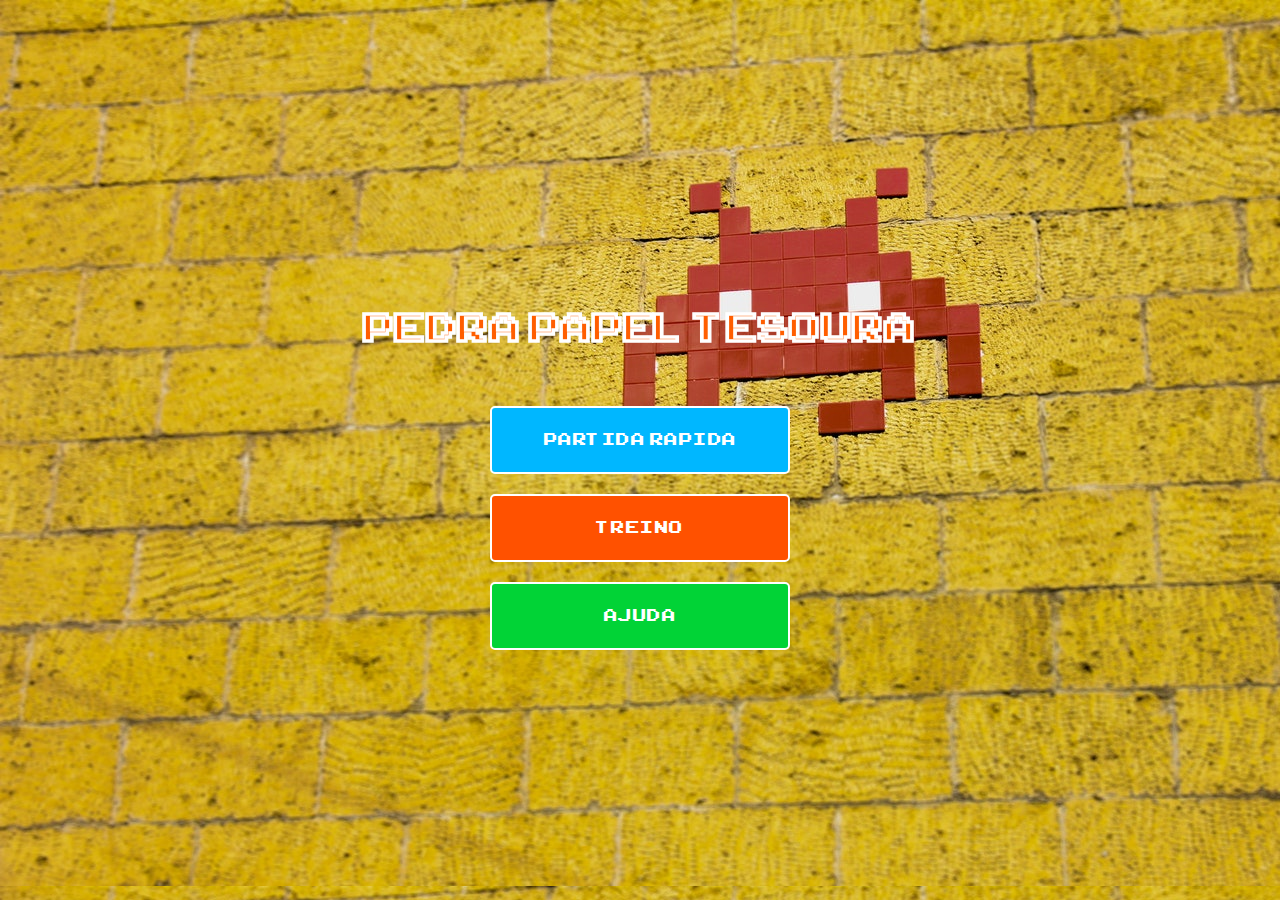
<file: index.html>
<!DOCTYPE html>
<html lang="pt-br">
<head>
    <meta charset="UTF-8">
    <meta name="viewport" content="width=device-width, initial-scale=1.0">
    <link rel="stylesheet" href="STYLE/index.css">
    <title>Jogo Pedra Papel Tesoura</title>
</head>
<body>
    <header><h1>Pedra Papel Tesoura</h1></header>
    <section class='menu'>
        <button id="partidaRapida" class="menuButtons">Partida Rapida</button>
        <button id="treino" class="menuButtons">Treino</button>
        <button id="ajuda" class="menuButtons">Ajuda</button>
    </section>
    <script src="JS/index.js"></script>
</body>
</html>
</file>
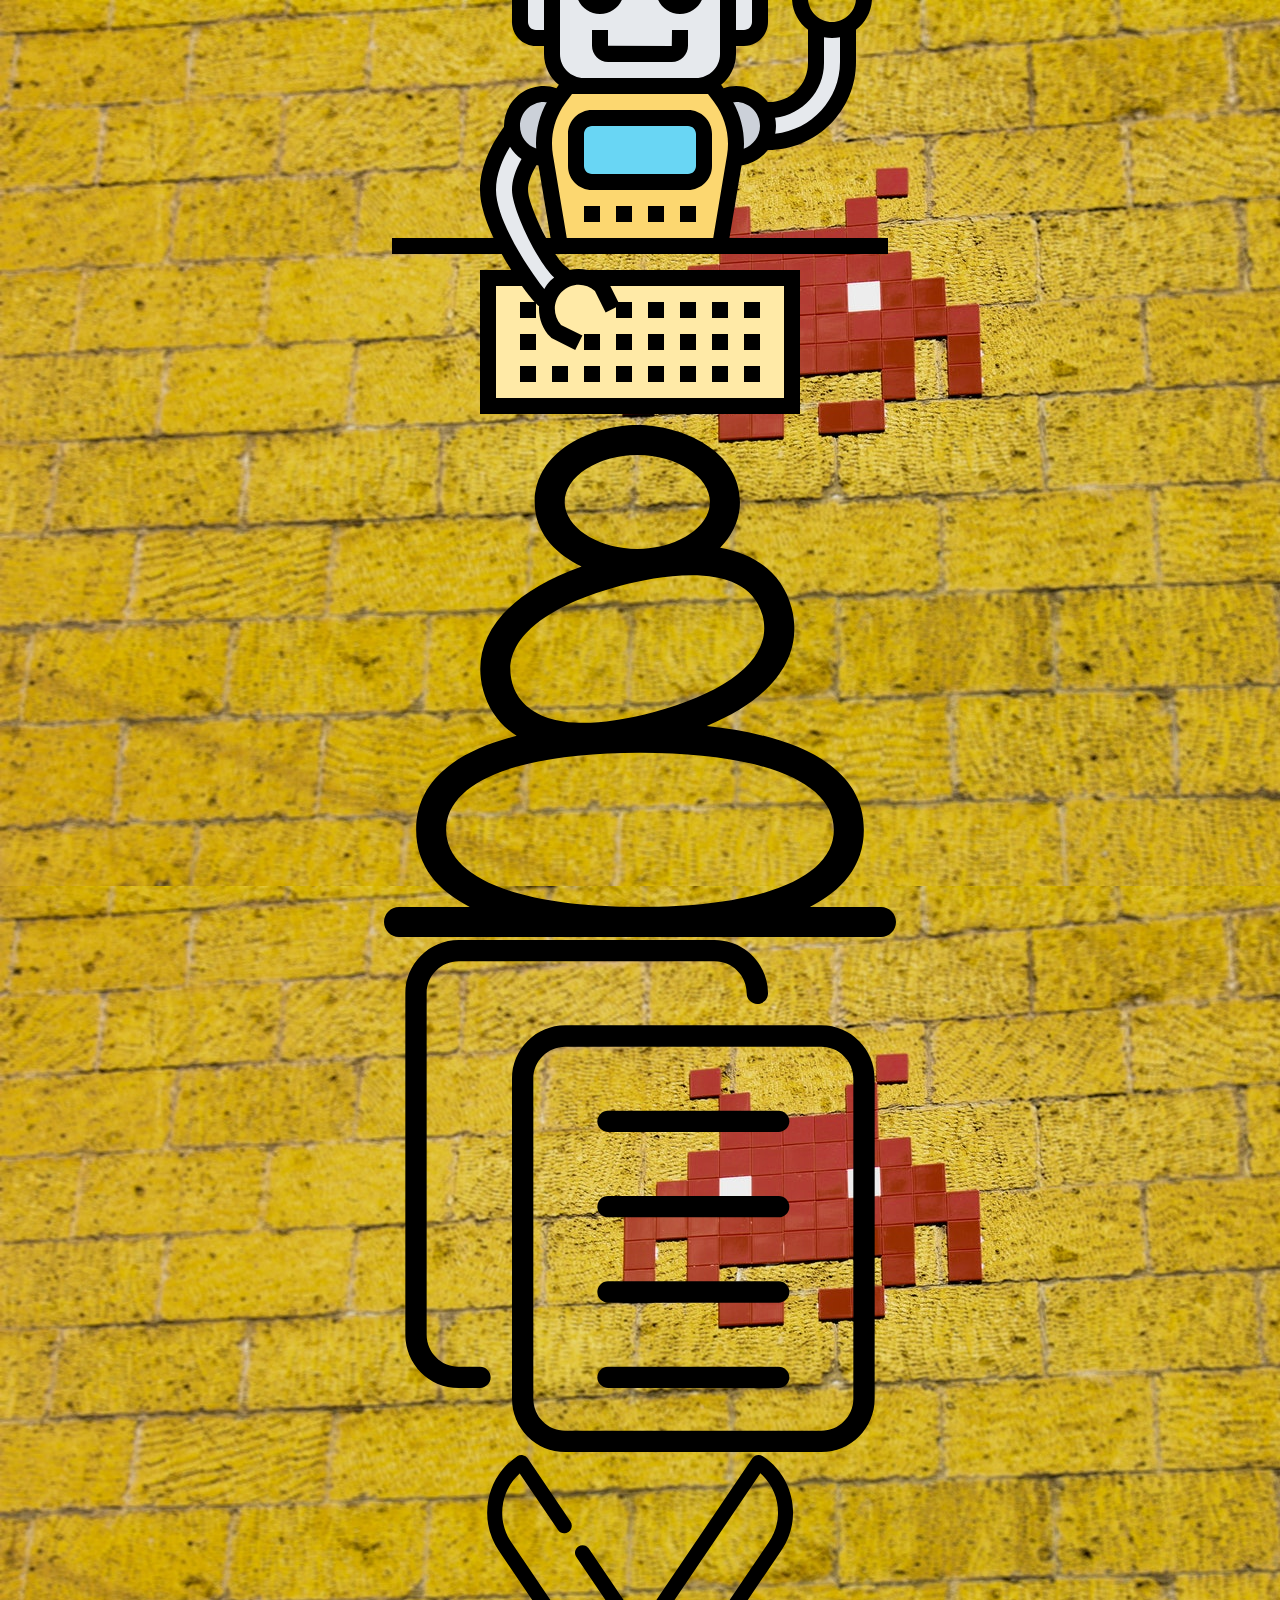
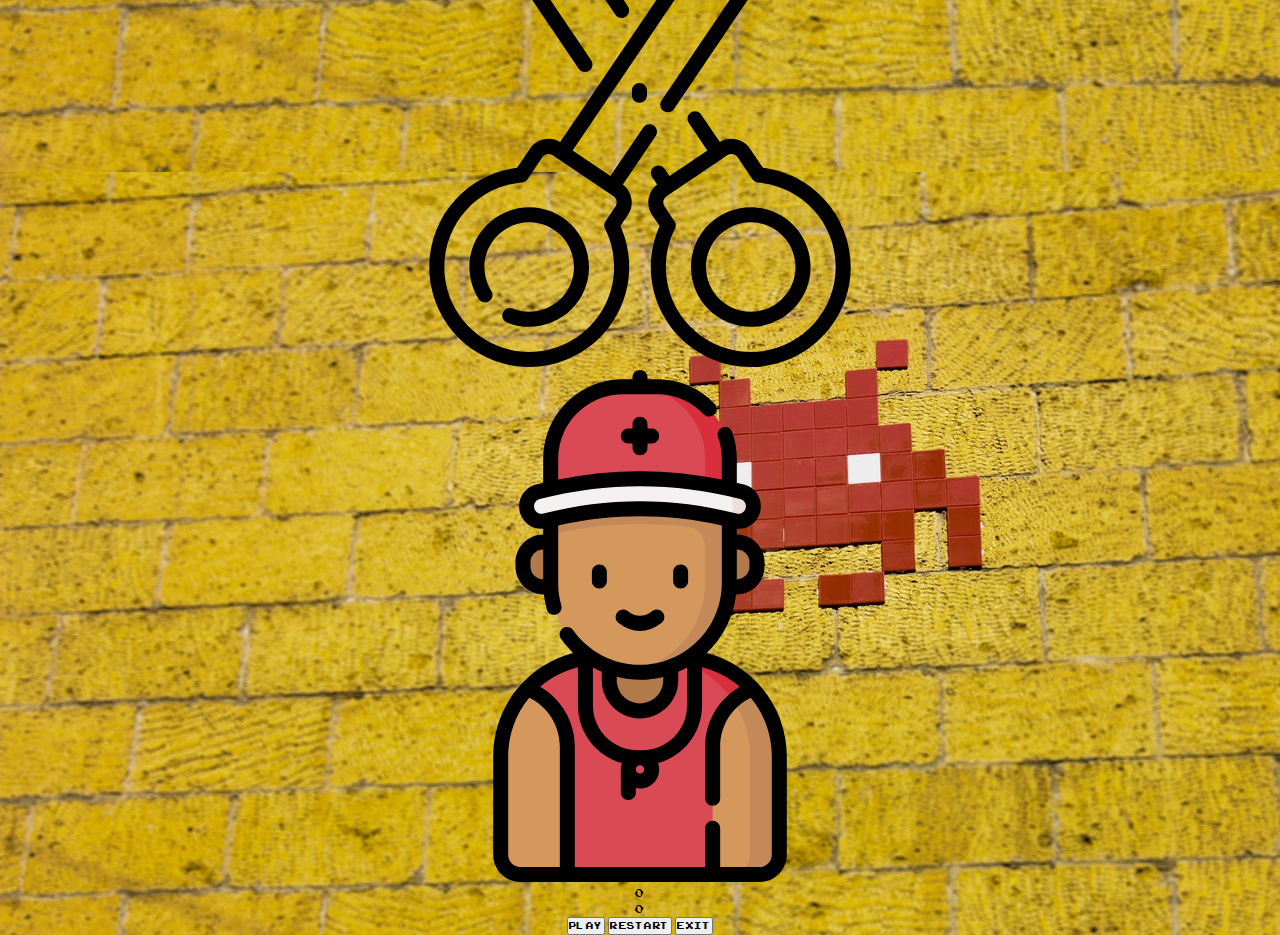
<file: HTML/index.html>
<!DOCTYPE html>
<html lang="pt-br">

<head>
    <meta charset="UTF-8">
    <meta name="viewport" content="width=device-width, initial-scale=1.0">
    <link rel="stylesheet" href="../STYLE/index.css">
    <title>Stone Paper Scissor</title>
</head>

<body>
    <div id="robot" class="optionsToPlay">
        <div class="stone">
            <img src="../IMG/spa.svg" alt="StoneItem">
        </div>
        <div class="paper">
            <img src="../IMG/portable-document-format.svg" alt="PaperItem">
        </div>
        <div class="scissor">
            <img src="../IMG/scissors.svg" alt="ScissorItem">
        </div>
        <img src="../IMG/robot.svg" class="imgPlayer" alt="">
    </div>
    <div id="mainPainelGame">
    </div>
    <div id="user" class="optionsToPlay">
        <div class="stone">
            <img src="../IMG/spa.svg" alt="StoneItem">
        </div>
        <div class="paper">
            <img src="../IMG/portable-document-format.svg" alt="PaperItem">
        </div>
        <div class="scissor">
            <img src="../IMG/scissors.svg" alt="ScissorItem">
        </div>
        <img src="../IMG/people.svg" class="imgPlayer" alt="">
    </div>
    <div class="points">
        <div id="robotPoints">
            <p>0</p>
        </div>
        <div id="userPoints">
            <p>0</p>
        </div>
    </div>
    <div id="menu">
        <button id="play">Play</button>
        <button id="restart">Restart</button>
        <button id="exit">Exit</button>
    </div>
    <!--
        Stone
        <div>Icons made by <a href="http://www.freepik.com/" title="Freepik">Freepik</a> from <a href="https://www.flaticon.com/" title="Flaticon">www.flaticon.com</a></div>

        Paper
        <div>Icons made by <a href="https://www.flaticon.com/authors/pixel-perfect" title="Pixel perfect">Pixel perfect</a> from <a href="https://www.flaticon.com/" title="Flaticon">www.flaticon.com</a></div>

        Scissor
        <div>Icons made by <a href="http://www.freepik.com/" title="Freepik">Freepik</a> from <a href="https://www.flaticon.com/" title="Flaticon">www.flaticon.com</a></div>
    -->
    <script src="../JS/index.js"></script>
</body>

</html>
</file>
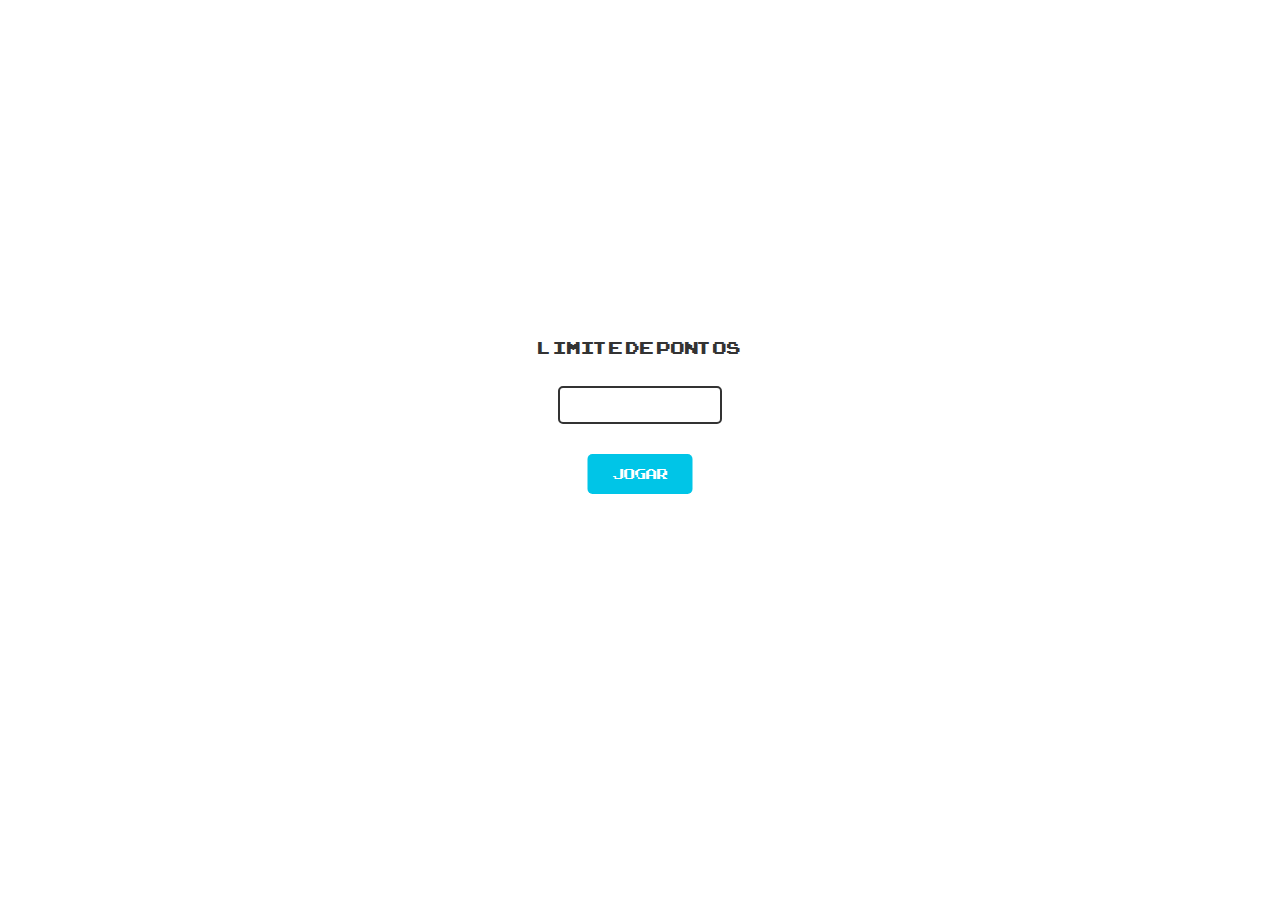
<file: HTML/formPartidaRapida.html>
<!DOCTYPE html>
<html lang="pt-br">

<head>
    <meta charset="UTF-8">
    <meta name="viewport" content="width=device-width, initial-scale=1.0">
    <link rel="stylesheet" href="../STYLE/formPartidaRapida.css">
    <title>Partida Rápida</title>
</head>

<body>
    <form action="partidaRapida.html" method="GET" autocomplete="off">
        <label>Limite de Pontos</label>
        <input type="text" name="quantPartidas" id="limiteJogadas">
        <button id="submitButton" type="submit">Jogar</button>
    </form>
    <script>
        let caixaDeTexto = document.getElementById('limiteJogadas')
        let submitButton = document.getElementById('submitButton')
        submitButton.disabled = true;

        caixaDeTexto.addEventListener('input', function () {
            let value = this.value

            if (value != false) {
                if (!isNaN(value) && value > 0 && value < 31) {
                    submitButton.style.border = '2px solid #05f86a'
                    submitButton.style.boxShadow = '0 0 5px #05f86a'
                    submitButton.disabled = false;
                } else {
                    submitButton.style.border = '1px solid #f80505'
                    submitButton.style.boxShadow = '0 0 5px #f80505'
                    submitButton.disabled = true;
                }
            } else {
                submitButton.style.border = 'none'
                submitButton.style.boxShadow = 'none'
                submitButton.disabled = false;
            }
        })
    </script>
</body>

</html>
</file>
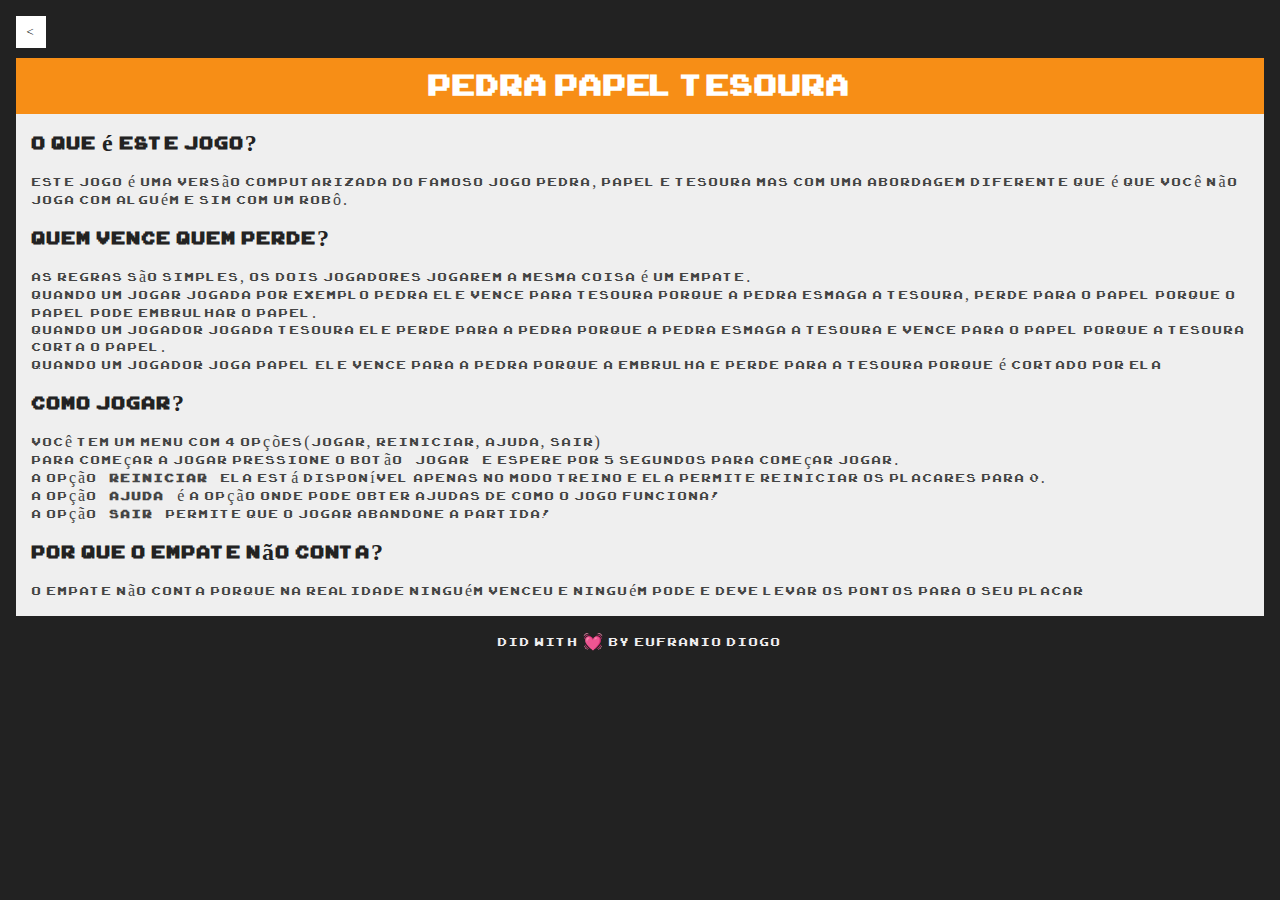
<file: HTML/help.html>
<!DOCTYPE html>
<html lang="pt-br">
<head>
    <meta charset="UTF-8">
    <meta name="viewport" content="width=device-width, initial-scale=1.0">
    <link rel="stylesheet" href="../STYLE/help.css">
    <title>Ajuda - Pedra Papel Tesoura</title>
</head>
<body>
    <button id="goBack">&lt</button>
    <header class="header">
        <h1>Pedra Papel Tesoura</h1>
    </header>
    <section class="content">
        <h2 id="what-is-this-game">O que é este jogo?</h2>
        <p>Este jogo é uma versão computarizada do famoso jogo pedra, papel e tesoura mas com uma abordagem diferente que é que você não joga com alguém e sim com um robô.</p>
        <h2>Quem vence quem perde?</h2>
        <p>As regras são simples, os dois jogadores jogarem a mesma coisa é um empate.<br>Quando um jogar jogada por exemplo pedra ele vence para tesoura porque a pedra esmaga a tesoura, perde para o papel porque o papel pode embrulhar o papel.<br>Quando um jogador jogada tesoura ele perde para a pedra porque a pedra esmaga a tesoura e vence para o papel porque a tesoura corta o papel.<br>Quando um jogador joga papel ele vence para a pedra porque a embrulha e perde para a tesoura porque é cortado por ela</p>
        <h2>Como Jogar?</h2>
        <p>Você tem um menu com 4 opções(jogar, reiniciar, ajuda, sair)<br>Para começar a jogar pressione o botão <stron>jogar</stron> e espere por 5 segundos para começar jogar.<br>A opção <strong>reiniciar</strong> ela está disponível apenas no modo treino e ela permite reiniciar os placares para 0.<br>A opção <strong>Ajuda</strong> é a opção onde pode obter ajudas de como o jogo funciona!<br>A opção <strong>Sair</strong> permite que o jogar abandone a partida!</p>
        <h2>Por que o empate não conta?</h2>
        <p>O empate não conta porque na realidade ninguém venceu e ninguém pode e deve levar os pontos para o seu placar</p>
    </section>
    <footer>
        <p>Did with &#128147 by Eufranio Diogo</p>
    </footer>
    <script>
        let goBack = document.getElementById('goBack')

        goBack.addEventListener('click', () => {
            window.location.assign('../index.html');
        });
    </script>
</body>
</html>
</file>
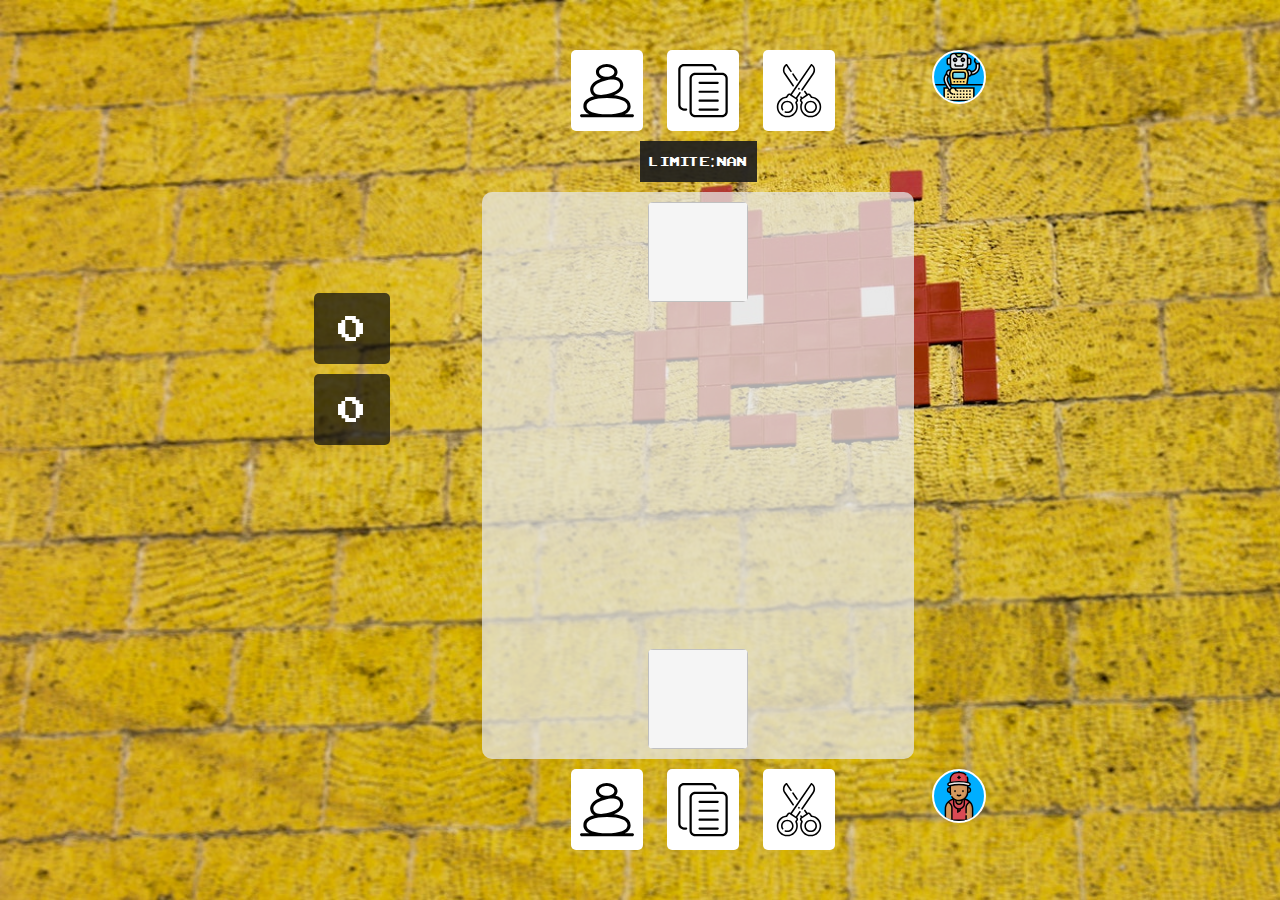
<file: HTML/partidaRapida.html>
<!DOCTYPE html>
<html lang="pt-br">

<head>
    <meta charset="UTF-8">
    <meta name="viewport" content="width=device-width, initial-scale=1.0">
    <style>
        .limiteJogadas {
            position: relative;
            background-color: #1b1b1be8;
            color: #fff;
            padding: 10px;
            font-size: 18px;
            text-align: center;
            margin: 0 0 10px 0;
        }
    </style>
    <link rel="stylesheet" href="../STYLE/treino.css">
    <title>Pedra Papel Tesoura</title>
</head>

<body>
    <div class="main-game-container">
        <div class="points">
            <p id="robotPoints">0</p>
            <p id="userPoints">0</p>
        </div>

        <div class="game-section">
            <div id="robot" class="optionsToPlay">
                <div class="options">
                    <div class="stone">
                        <img src="../assets/IMG/spa.svg" alt="StoneItem">
                    </div>
                    <div class="paper">
                        <img src="../assets/IMG/portable-document-format.svg" alt="PaperItem">
                    </div>
                    <div class="scissor">
                        <img src="../assets/IMG/scissors.svg" alt="ScissorItem">
                    </div>
                </div>

                <img src="../assets/IMG/robot.svg" class="imgPlayer" alt="">
            </div>


            <div class='limiteJogadas'>Limite: 10</div>


            <div id="mainPainelGame">
            </div>


            <div id="user" class="optionsToPlay">
                <div class="options">
                    <div class="stone">
                        <img src="../assets/IMG/spa.svg" alt="StoneItem">
                    </div>
                    <div class="paper">
                        <img src="../assets/IMG/portable-document-format.svg" alt="PaperItem">
                    </div>
                    <div class="scissor">
                        <img src="../assets/IMG/scissors.svg" alt="ScissorItem">
                    </div>
                </div>

                <img src="../assets/IMG/people.svg" class="imgPlayer" alt="">
            </div>
        </div>

    </div>
    <!--
        Stone
        <div>Icons made by <a href="http://www.freepik.com/" title="Freepik">Freepik</a> from <a href="https://www.flaticon.com/" title="Flaticon">www.flaticon.com</a></div>

        Paper
        <div>Icons made by <a href="https://www.flaticon.com/authors/pixel-perfect" title="Pixel perfect">Pixel perfect</a> from <a href="https://www.flaticon.com/" title="Flaticon">www.flaticon.com</a></div>

        Scissor
        <div>Icons made by <a href="http://www.freepik.com/" title="Freepik">Freepik</a> from <a href="https://www.flaticon.com/" title="Flaticon">www.flaticon.com</a></div>
    -->
    <script src="../JS/partidaRapida.js"></script>
</body>

</html>
</file>
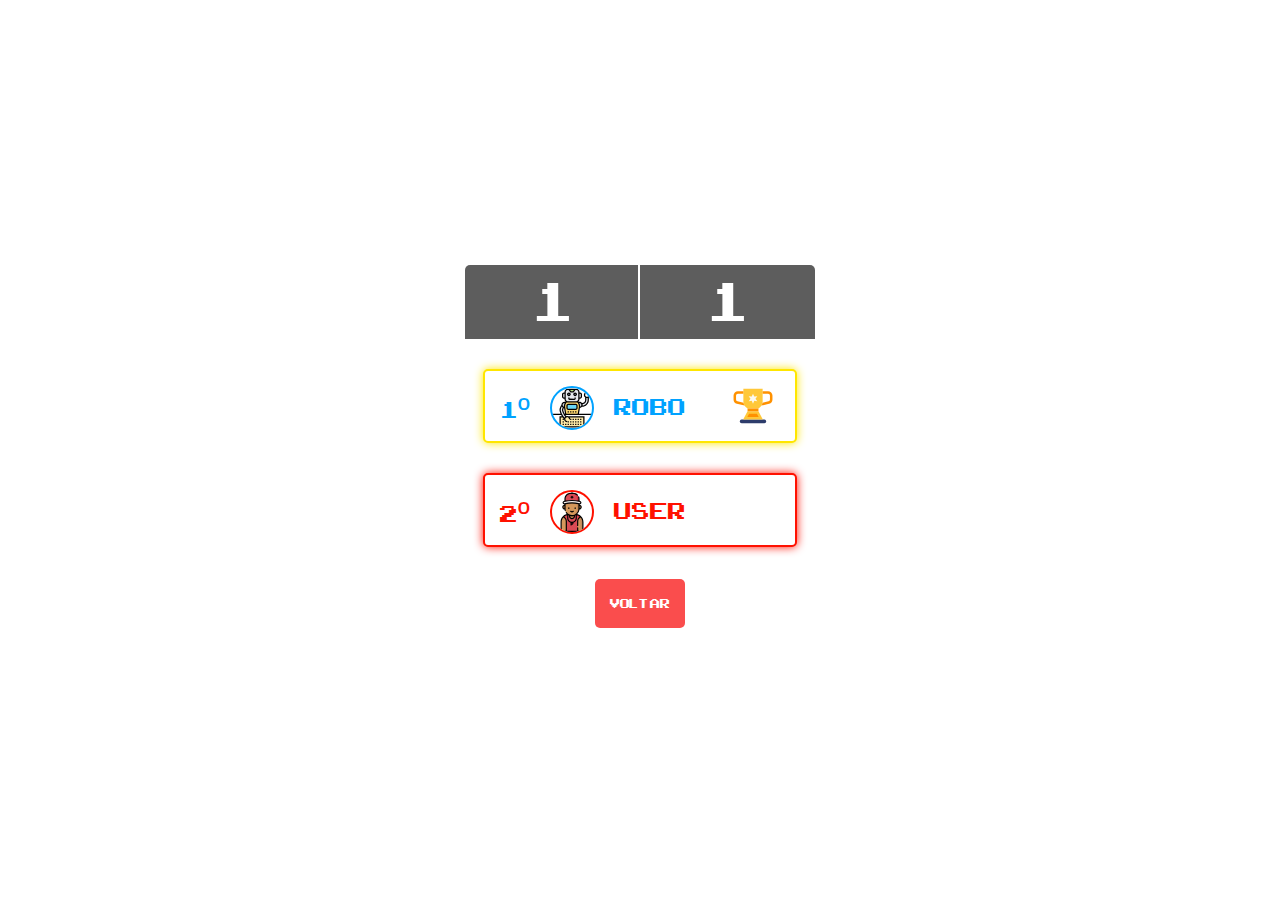
<file: HTML/robotWinner.html>
<!DOCTYPE html>
<html lang="pt-br">

<head>
    <meta charset="UTF-8">
    <meta name="viewport" content="width=device-width, initial-scale=1.0">
    <link rel="stylesheet" href="../STYLE/finalScore.css">
    <style>
            #userScore{
                right: 0;
                border-left: 2px solid #fff;
            }
            /*https://www.youtube.com/watch?v=MevoYr4fsu0*/
    </style>
    <title>Robô Vencedor - Pedra Papel Tesoura</title>
</head>

<body>
    <div class="board">
        <section class="scoreBoard">
            <p id="robotScore">1</p>
            <p id="userScore">1</p>
        </section>
        <div id="winner" class="players">
            <img id="winnerLogo" src="../assets/IMG/trophy.svg" alt="">
            <span>
                <p>1º</p>
            </span>
            <img class="playerImg" src="../assets/IMG/robot.svg" alt="">
            <span>
                <p>Robo</p>
            </span>
        </div>
        <div id="loser" class="players">
            <span>
                <p>2º</p>
            </span>
            <img class="playerImg" src="../assets/IMG/people.svg" alt="">
            <span>
                <p>User</p>
            </span>
        </div>
        <button id="voltar">Voltar</button>
    </div>
    <script>
        window.onload = () => {
            let url = window.location.toString()
            url = url.split('?')[1].split('&')
            document.getElementById('robotScore').textContent = url[0].split('=')[1]

            document.getElementById('userScore').textContent = url[1].split('=')[1]
        }
        document.getElementById('voltar').addEventListener('click', (event) => location.assign('../index.html'))
    </script>
</body>

</html>

<!---->
</file>
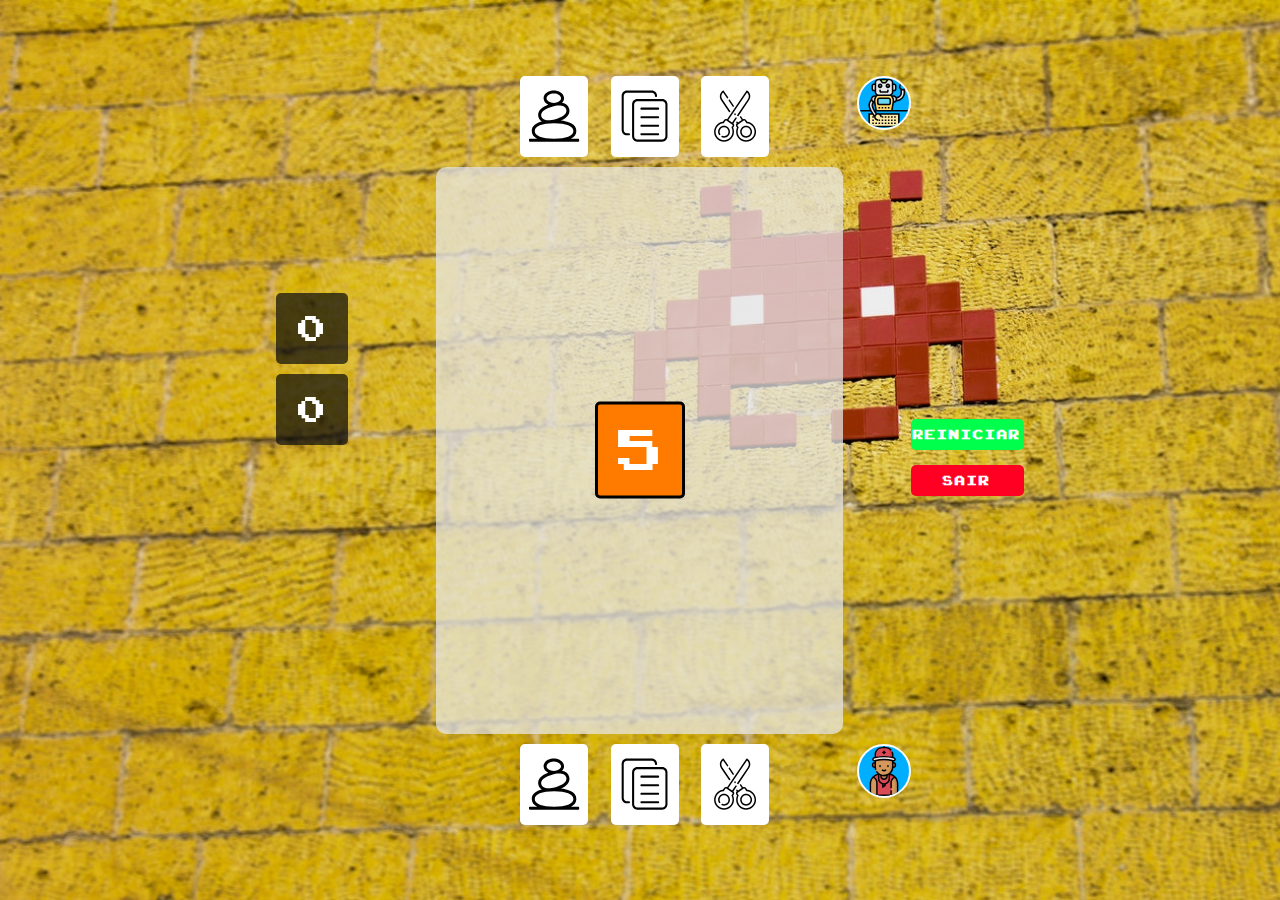
<file: HTML/treino.html>
<!DOCTYPE html>
<html lang="pt-br">

<head>
    <meta charset="UTF-8">
    <meta name="viewport" content="width=device-width, initial-scale=1.0">
    <link rel="stylesheet" href="../STYLE/treino.css">
    <title>Pedra Papel Tesoura</title>
</head>

<body>
    <div class="main-game-container">
        <div class="points">
            <p id="robotPoints">0</p>
            <p id="userPoints">0</p>
        </div>

        <div class="game-section">
            <div id="robot" class="optionsToPlay">
                <div class="options">
                    <div class="stone">
                        <img src="../assets/IMG/spa.svg" alt="StoneItem">
                    </div>
                    <div class="paper">
                        <img src="../assets/IMG/portable-document-format.svg" alt="PaperItem">
                    </div>
                    <div class="scissor">
                        <img src="../assets/IMG/scissors.svg" alt="ScissorItem">
                    </div>
                </div>

                <img src="../assets/IMG/robot.svg" class="imgPlayer" alt="">
            </div>

            <div id="mainPainelGame">
            </div>


            <div id="user" class="optionsToPlay">
                <div class="options">
                    <div class="stone">
                        <img src="../assets/IMG/spa.svg" alt="StoneItem">
                    </div>
                    <div class="paper">
                        <img src="../assets/IMG/portable-document-format.svg" alt="PaperItem">
                    </div>
                    <div class="scissor">
                        <img src="../assets/IMG/scissors.svg" alt="ScissorItem">
                    </div>
                </div>

                <img src="../assets/IMG/people.svg" class="imgPlayer" alt="">
            </div>
        </div>

        <div id="menu">
            <button id="restart">Reiniciar</button>
            <button id="exit">Sair</button>
        </div>
    </div>
    
        
    </div>
    
    <!--
        Stone
        <div>Icons made by <a href="http://www.freepik.com/" title="Freepik">Freepik</a> from <a href="https://www.flaticon.com/" title="Flaticon">www.flaticon.com</a></div>

        Paper
        <div>Icons made by <a href="https://www.flaticon.com/authors/pixel-perfect" title="Pixel perfect">Pixel perfect</a> from <a href="https://www.flaticon.com/" title="Flaticon">www.flaticon.com</a></div>

        Scissor
        <div>Icons made by <a href="http://www.freepik.com/" title="Freepik">Freepik</a> from <a href="https://www.flaticon.com/" title="Flaticon">www.flaticon.com</a></div>
    -->
    <script src="../JS/treino.js"></script>
</body>

</html>
</file>
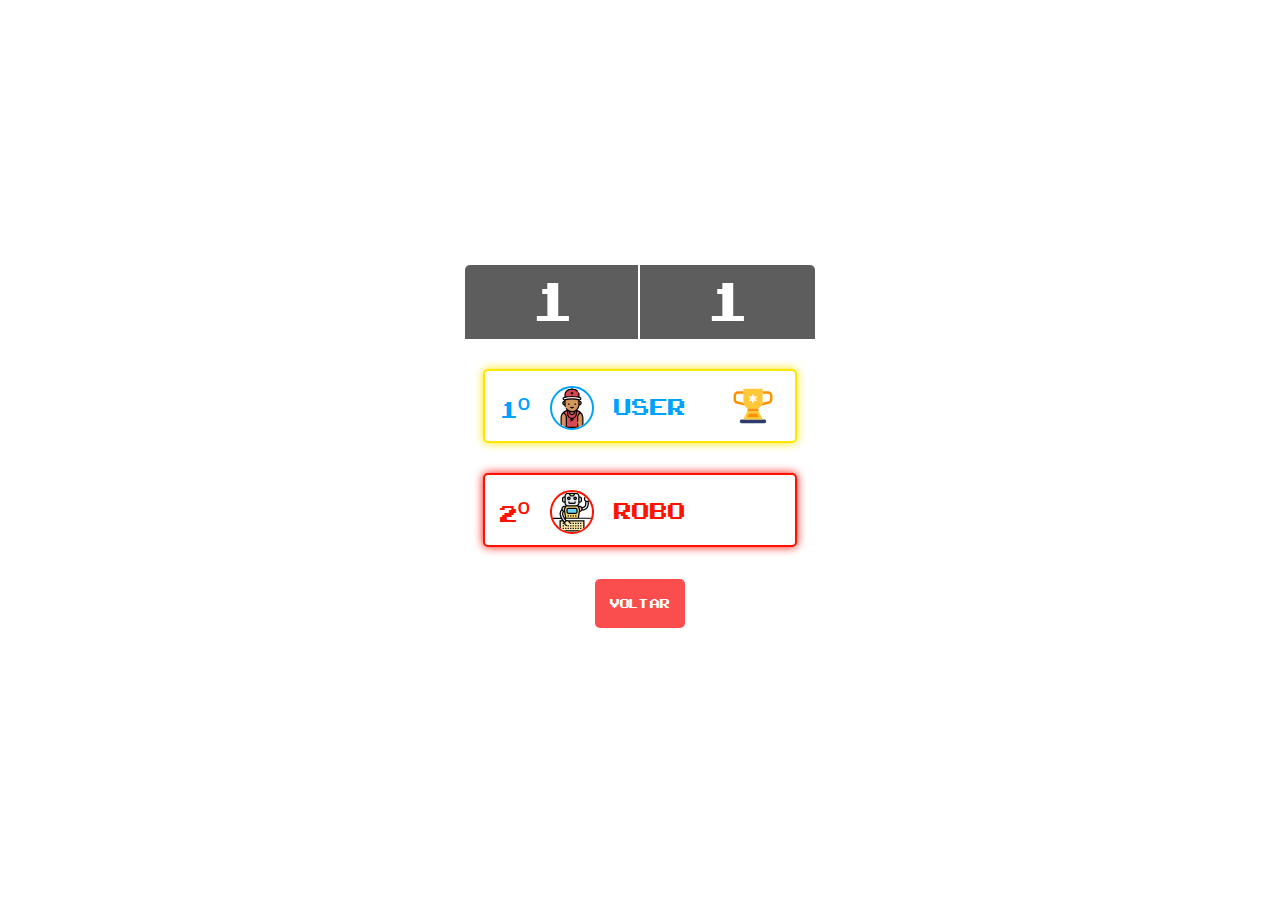
<file: HTML/userWinner.html>
<!DOCTYPE html>
<html lang="pt-br">

<head>
    <meta charset="UTF-8">
    <meta name="viewport" content="width=device-width, initial-scale=1.0">
    <link rel="stylesheet" href="../STYLE/finalScore.css">
    <title>Robô Vencedor - Pedra Papel Tesoura</title>
    <style>
        #robotScore{
            right: 0;
            border-left: 2px solid #fff;
        }
        /*https://www.youtube.com/watch?v=MevoYr4fsu0*/
    </style>
</head>

<body>
    <div class="board">
        <section class="scoreBoard">
            <p id="robotScore">1</p>
            <p id="userScore">1</p>
        </section>
        <div id="winner" class="players">
            <img id="winnerLogo" src="../assets/IMG/trophy.svg" alt="">
            <span>
                <p>1º</p>
            </span>
            <img class="playerImg" src="../assets/IMG/people.svg" alt="">
            <span>
                <p>USER</p>
            </span>
        </div>
        <div id="loser" class="players">
            <span>
                <p>2º</p>
            </span>
            <img class="playerImg" src="../assets/IMG/robot.svg" alt="">
            <span>
                <p>ROBO</p>
            </span>
        </div>
        <button id="voltar">Voltar</button>
    </div>
    <script>
        window.onload = () => {
            let url = window.location.toString()
            url = url.split('?')[1].split('&')
            document.getElementById('robotScore').textContent = url[0].split('=')[1]

            document.getElementById('userScore').textContent = url[1].split('=')[1]
        }
        document.getElementById('voltar').addEventListener('click', (event) => location.assign('../index.html'))
    </script>
</body>

</html>

<!---->
</file>
<file: STYLE/index.css>
@font-face {
    font-family: "Game";
    src: url('../assets/FONTS/ARCADECLASSIC.TTF');
}

* {
    margin: 0;
    padding: 0;
    font-family: 'Game';
    letter-spacing: 1.5px;
}

body {
    background-image: url('../assets/IMG/mosaic-alien-on-wall-1670977.jpg');
    background-size: contain;
    background-repeat: repeat;
    height: 100vh;
    display: flex;
    align-items: center;
    justify-content: center;
    flex-direction: column;
}

header {
    padding: 50px;
    text-align: center;
}

header h1 {
    color: #ff5e00;
    -webkit-text-stroke: 2px #fff;
    font-size: 54px;
}

.menu {
    position: relative;
    width: 300px;
    display: flex;
    flex-wrap: wrap;
    align-items: center;
}
.menu .menuButtons {
    padding: 20px 5px;
    width: 100%;
    border: 0;
    font-size: x-large;
    border: 2px solid #fff;
    color: #fff;
    cursor: pointer;
    transition: 0.5s;
    border-radius: 5px;
}

@media only screen and (max-width: 756px) {
    .menu {
        position: relative;
        width: 100%;
        margin: 0 !important;
    }
    .menu .menuButtons {
        padding: 20px 5px;
        width: 100%;
        border: 0;
        font-size: large;
        border: 2px solid #fff;
        color: #fff;
        cursor: pointer;
        transition: 0.5s;
        border-radius: 5px;
    }
}


#partidaRapida {
    background-color: #00b7ff;
}

#treino {
    margin: 20px 0;
    background-color: #ff5100;
}

#ajuda {
    background-color: #01d336;
}

.menu .menuButtons:hover {
    opacity: 0.80;
}
</file>
<file: STYLE/formPartidaRapida.css>
@font-face{
    font-family: 'Game';
    src: url('../assets/FONTS/ARCADECLASSIC.TTF');
}
*{
    margin: 0;
    padding: 0;
    font-family: 'Game', Arial, Helvetica, sans-serif;
}
body{
    background-color: #fff;
    width: 100% !important;
    height: 100% !important;
}
form{
    position: absolute;
    display: flex;
    flex-wrap: wrap;
    width: 300px;
    height: 250px;
    left: 50%;
    top: 45%;
    transform: translate(-50%, -50%);
    align-items: center;
}
form label{
    color: #333;
    font-size: 25px;
    padding: 20px 0;
    position: relative;
    width: 100%;
    text-align: center;
}
form #limiteJogadas{
    position: absolute;
    padding: 10px 5px;
    width: 50%;
    border: 2px solid #333;
    border-radius: 5px;
    text-align: center;
    background-color: #fff;
    color: #000;
    font-weight: 600;
    left: 50%;
    transform: translateX(-50%);
}
form #submitButton{
    position: relative;
    width: 35%;
    padding: 10px 0;
    background-color: rgb(0, 197, 231);
    color: #fff;
    font-size: 20px;
    border: none;
    border-radius: 5px;
    bottom: 0;
    left: 50%;
    transform: translateX(-50%);
}
</file>
<file: STYLE/help.css>
@font-face{
    font-family: "Game";
    src: url('../assets/FONTS/ARCADECLASSIC.TTF');
}
body{
    background-color: #222;
}

* {
    margin: 0;
    padding: 8px;
    font-family: "Game";
    letter-spacing: 2px;
}
#goBack{
    border: 0;
    background-color: #fff;
    margin: 0 0 10px 0;
    width: 30px;
}
.header{
    background-color: #f78e16;
    padding: 0 !important;
    color: #fff;
    font-size: 20px;
    text-align: center;
}
.content{
    background-color: #efefef;
}
h2{
    color: #222222;
}
p{
    color: #444444;
}
footer p{
    color: #efefef;
    text-align: center;
}
</file>
<file: STYLE/treino.css>
@font-face {
    font-family: 'Arcade';
    src: url('../assets/FONTS/ARCADECLASSIC.TTF');
}

* {
    margin: 0;
    padding: 0;
    font-family: 'Arcade';
}

body {
    background-image: url('../assets/IMG/mosaic-alien-on-wall-1670977.jpg');
    background-size: cover;
    height: 100vh;
    display: flex;
    justify-content: center;
    align-items: center;
}
.main-game-container {
    position: relative;
    width: 60%;
    height: 90%;
    display: flex;
    justify-content: center;
    align-items: center;
}

.main-game-container .game-section {
    width: 75%;
    height: 100%;
    display: flex;
    flex-direction: column;
    align-items: center;
    justify-content: center;
}
.main-game-container .menu {
    width: 10%;
    height: 15%;
}
.main-game-container .game-section #mainPainelGame {
    position: relative;
    width: 75%;
    height: 70%;
    background-color: rgba(231, 231, 231, 0.74);
    border-radius: 10px;
    display: flex;
    flex-direction: column;
    justify-content: space-between;
}

.main-game-container .game-section #mainPainelGame #decreaserCounter {
    position: absolute; 
    top: 50%;
    left: 50%;
    transform: translate(-50%, -50%);
    font-size: 80px;
    font-family: 'Arcade', Arial, Helvetica, sans-serif;
    color: #fff;
    background-color: #ff7b00;
    border-radius: 5px;
    border: 3px solid #000;
    padding: 5px 20px;
}

.main-game-container .game-section .optionsToPlay {
    position: relative;
    width: 100%;
    height: 10%;
    display: flex;
    justify-content: center;
}
.main-game-container .game-section .optionsToPlay .options {
    display: flex;
    justify-content: space-around;
    width: 50%;
    height: 100%;
}

.main-game-container .optionsToPlay .options div {
    display: inline-block;
    position: relative;
    margin: 0 0 0 10px;
    width: 25%;
    height: 100%;
    border-radius: 5px;
    background-color: #fff;
    cursor: pointer;
    pointer-events: all;
}

.main-game-container .optionsToPlay .options div > img {
    position: absolute;
    width: 75%;
    height: 75%;
    left: 50%;
    top: 50%;
    transform: translate(-50%, -50%);
    border-radius: 5px;
    background-color: #fff;
}

.main-game-container .optionsToPlay > img {
    position: absolute;
    right: 0;
    width: 50px;
    background-color: #00aeff;
    border-radius: 50%;
    border: 2px solid #fff;
}
#user {
    margin-top: 10px;
}

#robot {
    margin-bottom: 10px;
}

.active {
    display: block;
}

.desactive {
    display: none;
}

.main-game-container #user div:active {
    background-color: #aaa;
}

.main-game-container #user div:active img {
    background-color: #aaa;
}

.main-game-container #user {
    bottom: 0;
}

.main-game-container #menu {
    display: flex;
    align-items: baseline;
    flex-wrap: wrap;
    width: 120px;
    position: relative;
}

#menu button {
    width: 100%;
    margin-top: 15px;
    border: 0;
    font-family: 'Arcade', Helvetica, Arial, sans-serif;
    font-weight: 600;
    font-size: 18px;
    background-color: #555;
    padding: 6px 0;
    border-radius: 5px;
    cursor: pointer;
    letter-spacing: 2px;
}

button#play {
    background-color: #00aeff;
    color: #fff;
}

button#pause {
    background-color: #ff7b00;
    color: #fff;
}

button#restart {
    background-color: #00ff4c;
    color: #fff;
}

button#help{
    background-color: #ff9900;
    color: #fff;
}

button#exit {
    background-color: #ff0022;
    color: #fff;
}

.main-game-container .points {
    width: 10%;
    height: 40%;
    position: relative;
    display: flex;
    flex-direction: column;
    font-family: 'Arcade', Arial, Helvetica, sans-serif;
    padding: 0 20px;
}

.points p {
    position: relative;
    color: white;
    font-size: 50px;
    padding: 10px 20px;
    background: #0c0c0cb7;
    border-radius: 5px;
    text-align: center;
    margin: 5px 0;
}

.gameResponse {
    position: absolute;
    top: 50%;
    left: 50%;
    width: 80%;
    transform: translate(-50%, -50%);
    font-family: 'Arcade', Arial, Helvetica, sans-serif;
    letter-spacing: 2px;
    font-size: 50px;
    padding: 5px;
    border-radius: 5px;
    display: none;
    text-align: center;
}

.win {
    background-color: #00aeff;
    color: #fff;
    display: block;
}

.lose {
    background-color: #ff1e00;
    color: #fff;
    display: block;
}

.tie {
    background-color: #5eff00;
    color: #fff;
    display: block;
}

.jogada {
    display: block;
    position: absolute;
    width: 100px;
    height: 100px;
    background-color: #f5f5f5;
    background-size: cover;
    left: 50%;
    transform: translateX(-50%);
    margin: 10px 0 10px 0;
    border-radius: 5px;
    border: none;
}

#jogadaUser {
    bottom: 0;
}


@media only screen and (max-width: 756px) {
   .main-game-container {
       width: 100%;
       height: 100%;
       flex-direction: column;
       justify-content: flex-start;
   }
   .main-game-container .points {
       flex-direction: row;
       height: 8.5%;
       width: 100%;
       justify-content: center;
       margin: 10px;
   }
   .main-game-container .points p {
       margin: 0 5px;
   }
   .main-game-container .game-section {
       width: 100%; 
       height: 75%;
   }
   .main-game-container .game-section #mainPainelGame {
       width: 90%;
   }
   .main-game-container #menu{
       width: 100%;
       top: 0 !important;
       transform: none !important;
       justify-content: center;
   }
   #menu button{
       display: inline-block;
       width: auto;
       padding: 5px 10px;
       margin: 0 5px;
   }
   .main-game-container .optionsToPlay > img {
       right: 5%;
   }
   .main-game-container .game-section .optionsToPlay .options{
       width: 70%;
       margin-right: 10%;
   }
}
</file>
<file: STYLE/finalScore.css>
@font-face {
    font-family: 'Game';
    src: url('../assets/FONTS/ARCADECLASSIC.TTF');
}

* {
    margin: 0;
    padding: 0;
    font-family: 'Game', Arial, Helvetica, sans-serif;
}

body {
    background-color: rgb(255, 255, 255);
}

.scoreBoard{
    position: relative;
    width: 100%;
    height: 20%;
    background-color: #333333cb;
    border-radius: 5px 5px 0 0;
}
.scoreBoard p{
    position: absolute;
    width: 50%;
    height: 100%;
    color: #fff;
    font-size: 75px;
    text-align: center;
}
.board {
    position: absolute;
    width: 350px;
    height: 370px;
    border-radius: 10px;
    top: 50%;
    left: 50%;
    transform: translate(-50%, -50%);
}
.players {
    position: relative;
    display: flex;
    width: 80%;
    height: 40px;
    padding: 15px;
    border-radius: 5px;
    margin-top: 30px;
    left: 50%;
    transform: translateX(-50%);
    background-color: #fff;
}
.players>span>p {
    font-size: xx-large;
    padding: 5px 0 0 0;
}

.players > img {
    position: relative;
    width: 40px;
    height: 40px;
    border-radius: 50%;
    border: 2px solid #333;
    margin: 0 20px;
}

#winner > span > p {
    color: #00a2ff;
}

#winner > .playerImg{
    border: 2px solid #00a2ff;
}

#winner {
    border: 2px solid #ffe600;
    box-shadow: 0 0 10px #ffe600;
}

#winnerLogo {
    position: absolute;
    border-radius: 0;
    border: none;
    right: 0.5%;
}

#loser>span>p {
    color: #ff1100
}

#loser>img {
    border: 2px solid #ff1100;
}

#loser {
    border: 2px solid #ff1100;
    box-shadow: 0 0 10px #ff1100;
}
#voltar{
    position: absolute;
    bottom: 2%;
    padding: 15px;
    left: 50%;
    font-size: large;
    transform: translateX(-50%);
    border: none;
    background-color: #fa4d4d;
    border-radius: 5px;
    color: #fff;
    cursor: pointer;
    transition: 0.5s;
}
#voltar:hover{
    background-color: #fd3838;
}
</file>
